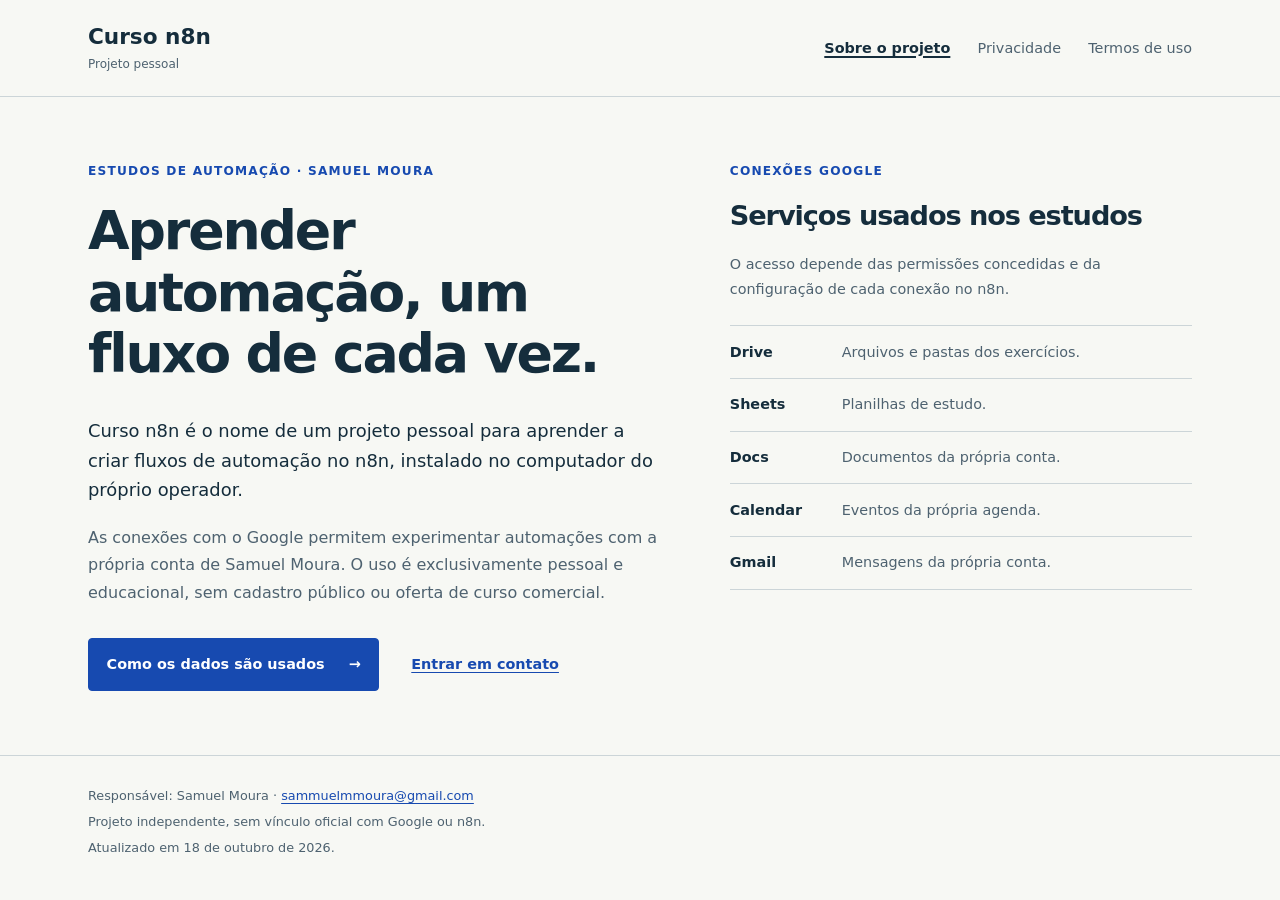
<file: index.html>
<!doctype html>
<html lang="pt-BR">
<head>
  <meta charset="utf-8">
  <meta name="google-site-verification" content="Q3jdmqiGwCCygU6Owesr0vxSkIBhWsNI4O0XMBEIYyA">
  <meta name="viewport" content="width=device-width, initial-scale=1">
  <meta name="description" content="Informações sobre o Curso n8n, um projeto pessoal de Samuel Moura para estudar automações com sua própria conta Google.">
  <meta name="color-scheme" content="light">
  <title>Curso n8n — Projeto pessoal de automação</title>
  <link rel="stylesheet" href="styles.css">
</head>
<body>
  <a class="skip-link" href="#conteudo">Pular para o conteúdo</a>
  <header class="site-header">
    <div class="container header-inner">
      <a class="brand" href="index.html">Curso n8n<span>Projeto pessoal</span></a>
      <nav aria-label="Navegação principal">
        <a href="index.html" aria-current="page">Sobre o projeto</a>
        <a href="privacidade.html">Privacidade</a>
        <a href="termos.html">Termos de uso</a>
      </nav>
    </div>
  </header>
  <main id="conteudo" class="container home">
    <section class="intro" aria-labelledby="titulo">
      <p class="eyebrow">Estudos de automação · Samuel Moura</p>
      <h1 id="titulo">Aprender automação, um fluxo de cada vez.</h1>
      <p class="lead">Curso n8n é o nome de um projeto pessoal para aprender a criar fluxos de automação no n8n, instalado no computador do próprio operador.</p>
      
      <p>As conexões com o Google permitem experimentar automações com a própria conta de Samuel Moura. O uso é exclusivamente pessoal e educacional, sem cadastro público ou oferta de curso comercial.</p>
      <div class="intro-links">
        <a class="button" href="privacidade.html">Como os dados são usados <span aria-hidden="true">→</span></a>
        <a class="text-link" href="mailto:sammuelmmoura@gmail.com">Entrar em contato</a>
      </div>
    </section>

    <section class="services-section" aria-labelledby="servicos">
      <div class="section-heading">
        <p class="eyebrow">Conexões Google</p>
        <h2 id="servicos">Serviços usados nos estudos</h2>
        <p>O acesso depende das permissões concedidas e da configuração de cada conexão no n8n.</p>
      </div>
      <dl class="services-list">
        <div><dt>Drive</dt><dd>Arquivos e pastas dos exercícios.</dd></div>
        <div><dt>Sheets</dt><dd>Planilhas de estudo.</dd></div>
        <div><dt>Docs</dt><dd>Documentos da própria conta.</dd></div>
        <div><dt>Calendar</dt><dd>Eventos da própria agenda.</dd></div>
        <div><dt>Gmail</dt><dd>Mensagens da própria conta.</dd></div>
      </dl>
    </section>

  </main>
  <footer class="site-footer">
    <div class="container footer-inner">
      <p>Responsável: Samuel Moura · <a href="mailto:sammuelmmoura@gmail.com">sammuelmmoura@gmail.com</a></p>
      <p>Projeto independente, sem vínculo oficial com Google ou n8n.</p>
      <p>Atualizado em <time datetime="2026-10-18">18 de outubro de 2026</time>.</p>
    </div>
  </footer>
</body>
</html>
</file>
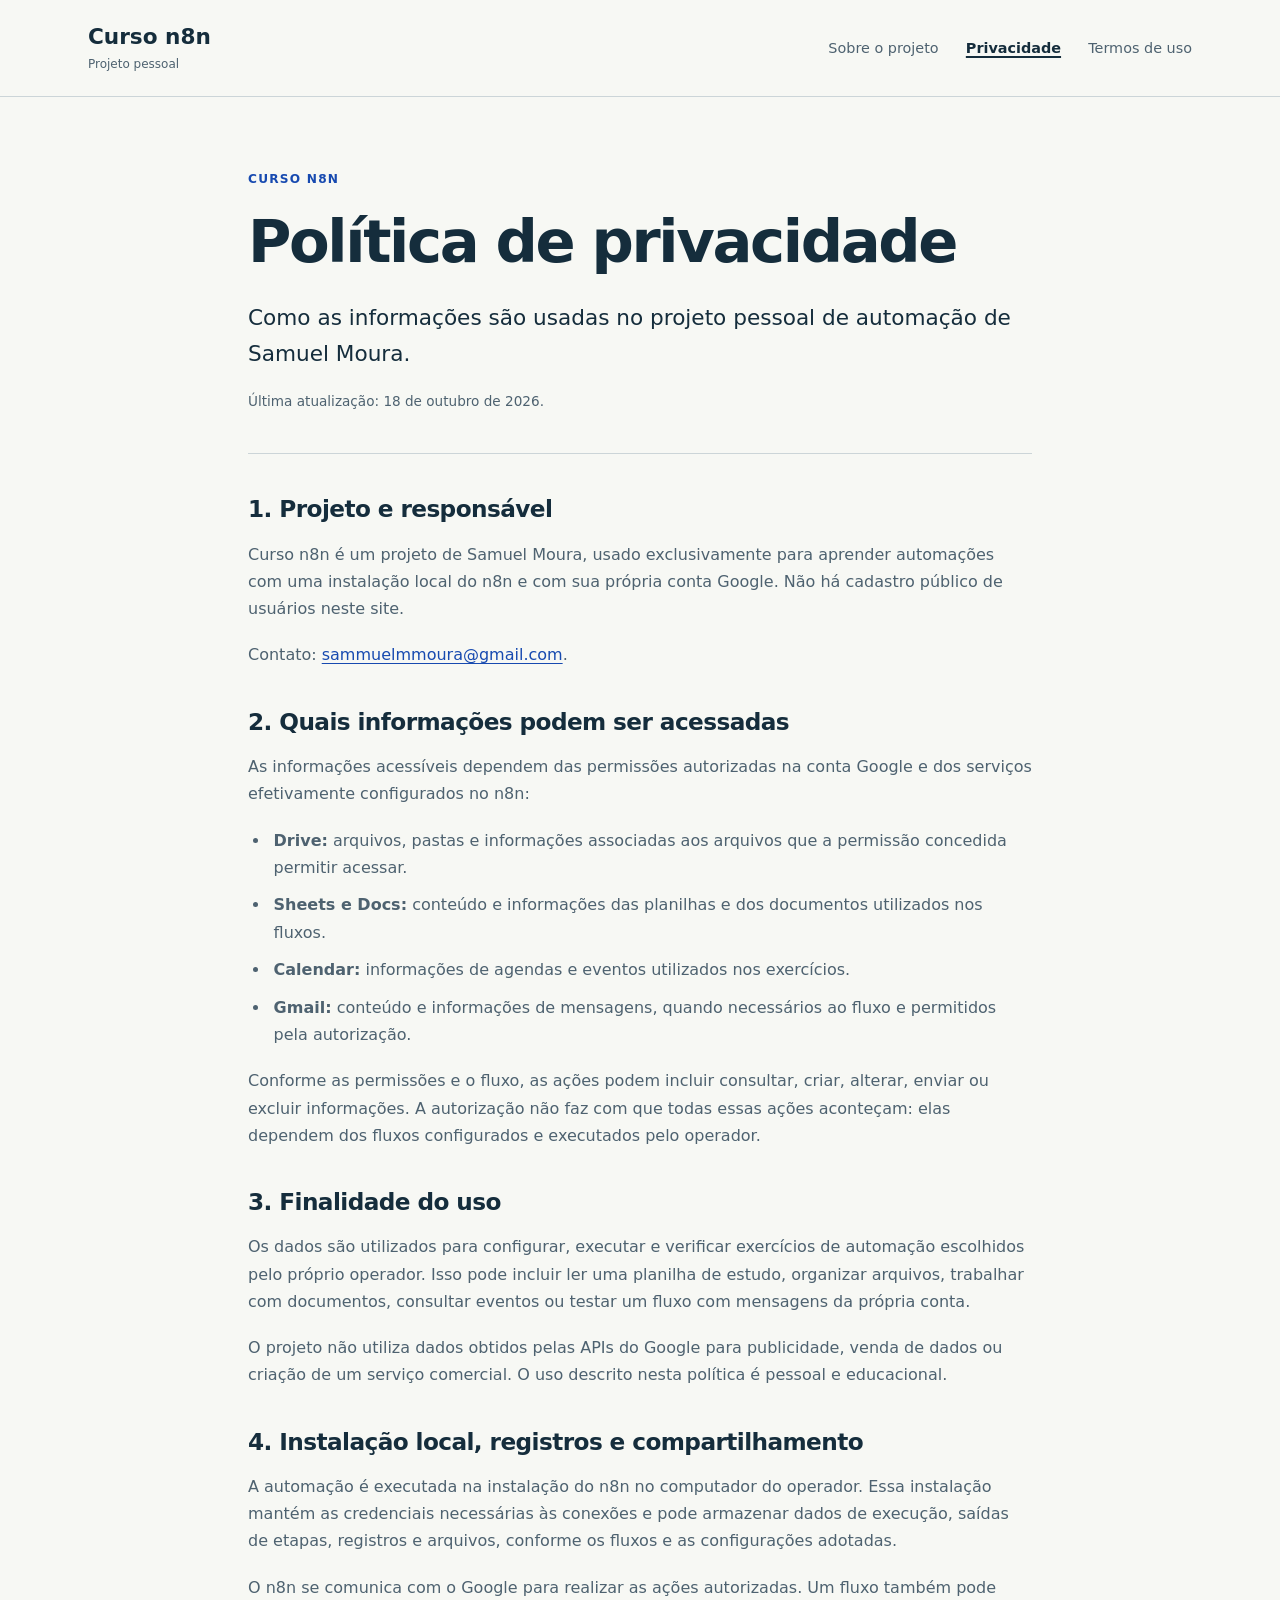
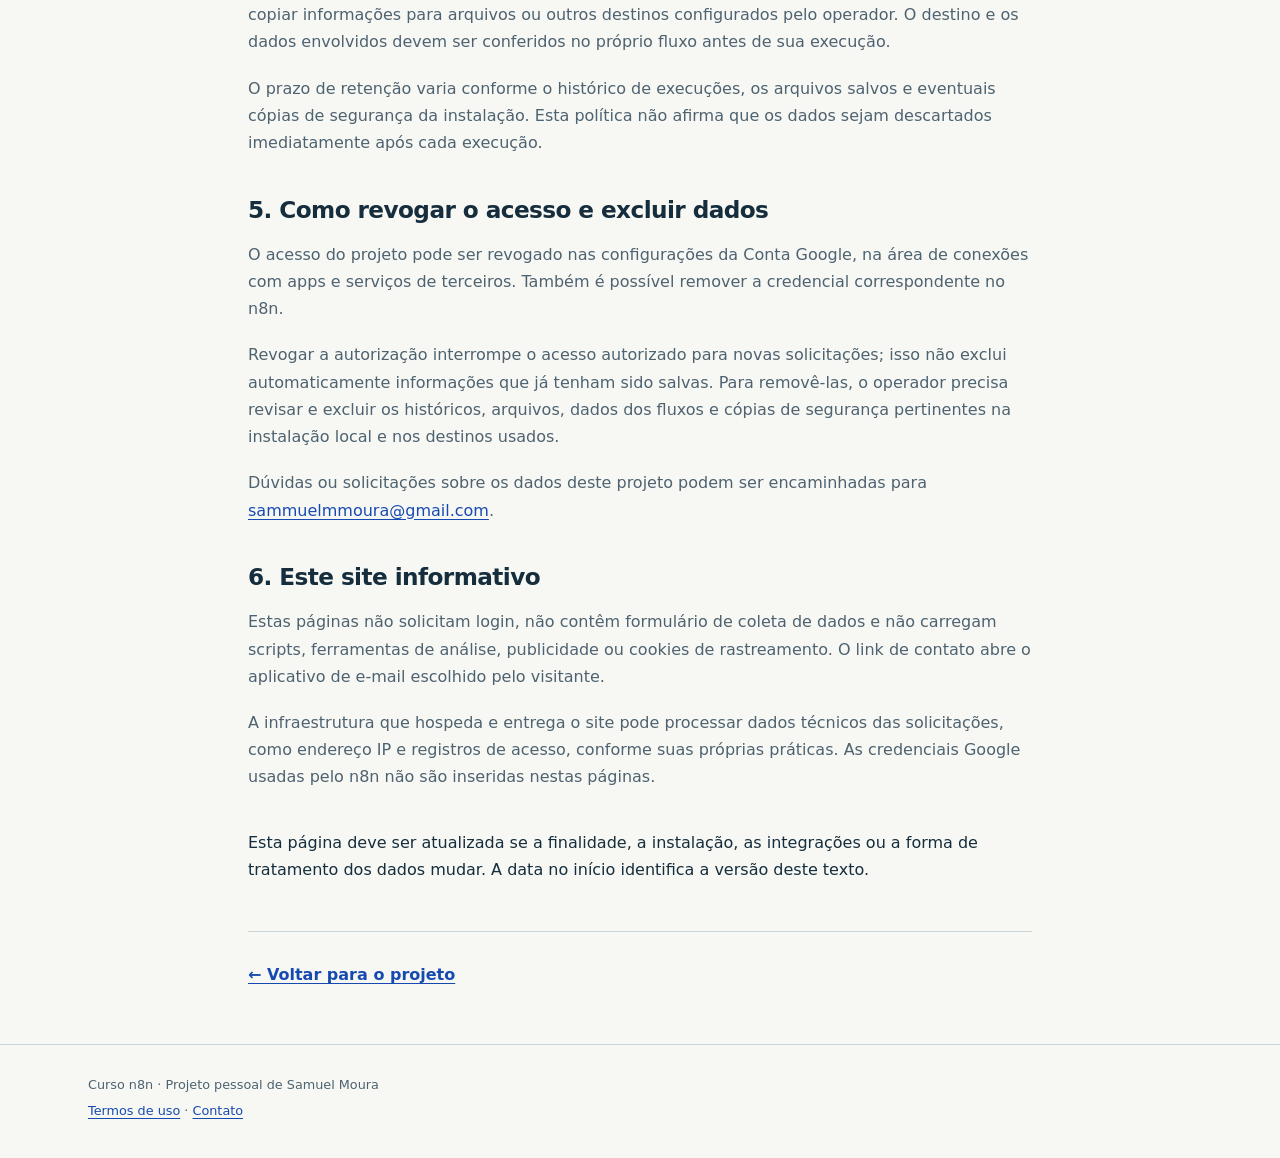
<file: privacidade.html>
<!doctype html>
<html lang="pt-BR">
<head>
  <meta charset="utf-8">
  <meta name="viewport" content="width=device-width, initial-scale=1">
  <meta name="description" content="Como o projeto pessoal Curso n8n utiliza informações da própria conta Google em uma instalação local do n8n.">
  <meta name="color-scheme" content="light">
  <title>Política de privacidade — Curso n8n</title>
  <link rel="stylesheet" href="styles.css">
</head>
<body>
  <a class="skip-link" href="#conteudo">Pular para o conteúdo</a>
  <header class="site-header">
    <div class="container header-inner">
      <a class="brand" href="index.html">Curso n8n<span>Projeto pessoal</span></a>
      <nav aria-label="Navegação principal">
        <a href="index.html">Sobre o projeto</a>
        <a href="privacidade.html" aria-current="page">Privacidade</a>
        <a href="termos.html">Termos de uso</a>
      </nav>
    </div>
  </header>
  <main id="conteudo" class="container document">
    <header class="document-header">
      <p class="eyebrow">Curso n8n</p>
      <h1>Política de privacidade</h1>
      <p class="lead">Como as informações são usadas no projeto pessoal de automação de Samuel Moura.</p>
      <p class="updated">Última atualização: <time datetime="2026-10-18">18 de outubro de 2026</time>.</p>
    </header>

    <section aria-labelledby="responsavel">
      <h2 id="responsavel">1. Projeto e responsável</h2>
      
      <p>Curso n8n é um projeto de Samuel Moura, usado exclusivamente para aprender automações com uma instalação local do n8n e com sua própria conta Google. Não há cadastro público de usuários neste site.</p>
      <p>Contato: <a href="mailto:sammuelmmoura@gmail.com">sammuelmmoura@gmail.com</a>.</p>
    </section>

    <section aria-labelledby="acesso">
      <h2 id="acesso">2. Quais informações podem ser acessadas</h2>
      <p>As informações acessíveis dependem das permissões autorizadas na conta Google e dos serviços efetivamente configurados no n8n:</p>
      <ul>
        <li><strong>Drive:</strong> arquivos, pastas e informações associadas aos arquivos que a permissão concedida permitir acessar.</li>
        <li><strong>Sheets e Docs:</strong> conteúdo e informações das planilhas e dos documentos utilizados nos fluxos.</li>
        <li><strong>Calendar:</strong> informações de agendas e eventos utilizados nos exercícios.</li>
        <li><strong>Gmail:</strong> conteúdo e informações de mensagens, quando necessários ao fluxo e permitidos pela autorização.</li>
      </ul>
      <p>Conforme as permissões e o fluxo, as ações podem incluir consultar, criar, alterar, enviar ou excluir informações. A autorização não faz com que todas essas ações aconteçam: elas dependem dos fluxos configurados e executados pelo operador.</p>
    </section>

    <section aria-labelledby="uso">
      <h2 id="uso">3. Finalidade do uso</h2>
      
      <p>Os dados são utilizados para configurar, executar e verificar exercícios de automação escolhidos pelo próprio operador. Isso pode incluir ler uma planilha de estudo, organizar arquivos, trabalhar com documentos, consultar eventos ou testar um fluxo com mensagens da própria conta.</p>
      <p>O projeto não utiliza dados obtidos pelas APIs do Google para publicidade, venda de dados ou criação de um serviço comercial. O uso descrito nesta política é pessoal e educacional.</p>
    </section>

    <section aria-labelledby="armazenamento">
      <h2 id="armazenamento">4. Instalação local, registros e compartilhamento</h2>
      <p>A automação é executada na instalação do n8n no computador do operador. Essa instalação mantém as credenciais necessárias às conexões e pode armazenar dados de execução, saídas de etapas, registros e arquivos, conforme os fluxos e as configurações adotadas.</p>
      <p>O n8n se comunica com o Google para realizar as ações autorizadas. Um fluxo também pode copiar informações para arquivos ou outros destinos configurados pelo operador. O destino e os dados envolvidos devem ser conferidos no próprio fluxo antes de sua execução.</p>
      <p>O prazo de retenção varia conforme o histórico de execuções, os arquivos salvos e eventuais cópias de segurança da instalação. Esta política não afirma que os dados sejam descartados imediatamente após cada execução.</p>
    </section>

    <section aria-labelledby="controle">
      <h2 id="controle">5. Como revogar o acesso e excluir dados</h2>
      <p>O acesso do projeto pode ser revogado nas configurações da Conta Google, na área de conexões com apps e serviços de terceiros. Também é possível remover a credencial correspondente no n8n.</p>
      <p>Revogar a autorização interrompe o acesso autorizado para novas solicitações; isso não exclui automaticamente informações que já tenham sido salvas. Para removê-las, o operador precisa revisar e excluir os históricos, arquivos, dados dos fluxos e cópias de segurança pertinentes na instalação local e nos destinos usados.</p>
      <p>Dúvidas ou solicitações sobre os dados deste projeto podem ser encaminhadas para <a href="mailto:sammuelmmoura@gmail.com">sammuelmmoura@gmail.com</a>.</p>
    </section>

    <section aria-labelledby="site">
      <h2 id="site">6. Este site informativo</h2>
      <p>Estas páginas não solicitam login, não contêm formulário de coleta de dados e não carregam scripts, ferramentas de análise, publicidade ou cookies de rastreamento. O link de contato abre o aplicativo de e-mail escolhido pelo visitante.</p>
      <p>A infraestrutura que hospeda e entrega o site pode processar dados técnicos das solicitações, como endereço IP e registros de acesso, conforme suas próprias práticas. As credenciais Google usadas pelo n8n não são inseridas nestas páginas.</p>
    </section>

      <p>Esta página deve ser atualizada se a finalidade, a instalação, as integrações ou a forma de tratamento dos dados mudar. A data no início identifica a versão deste texto.</p>
    <p class="document-back"><a href="index.html">← Voltar para o projeto</a></p>
  </main>
  <footer class="site-footer">
    <div class="container footer-inner">
      <p>Curso n8n · Projeto pessoal de Samuel Moura</p>
      <p><a href="termos.html">Termos de uso</a> · <a href="mailto:sammuelmmoura@gmail.com">Contato</a></p>
    </div>
  </footer>
</body>
</html>
</file>
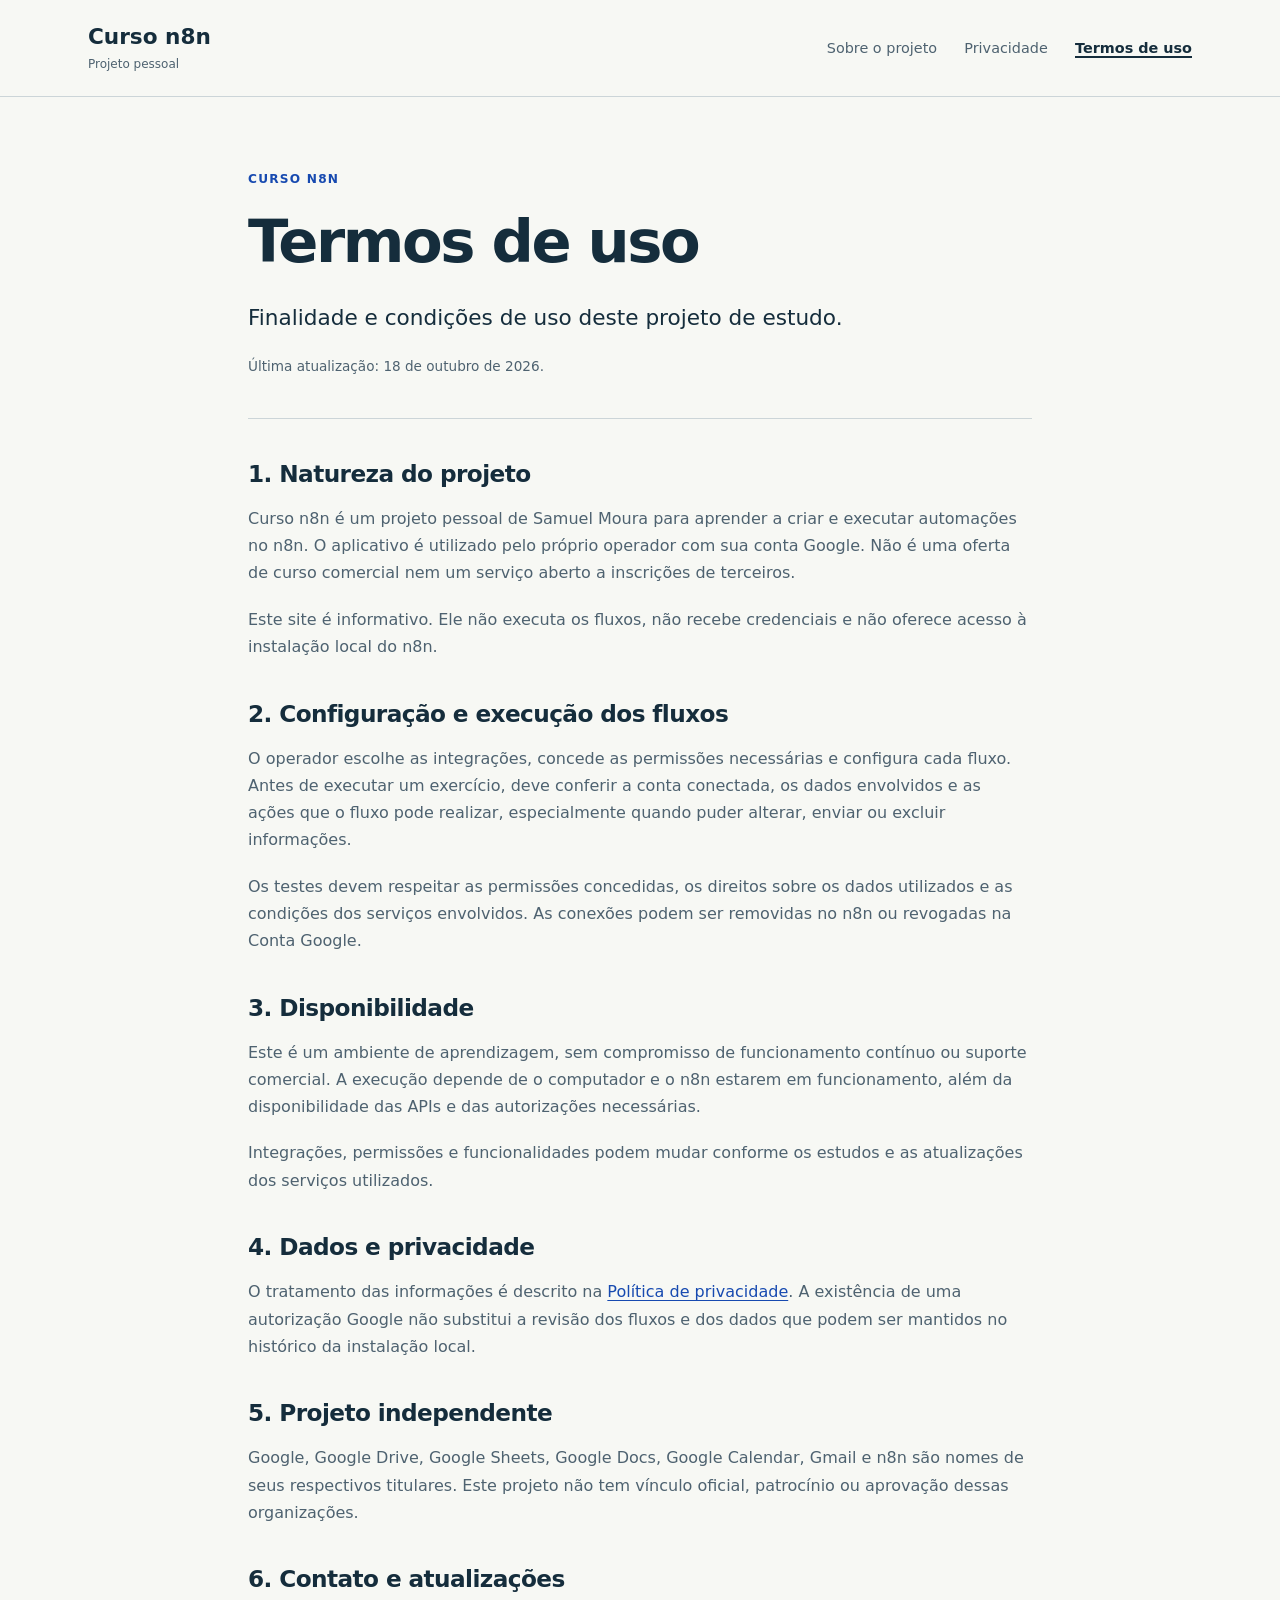
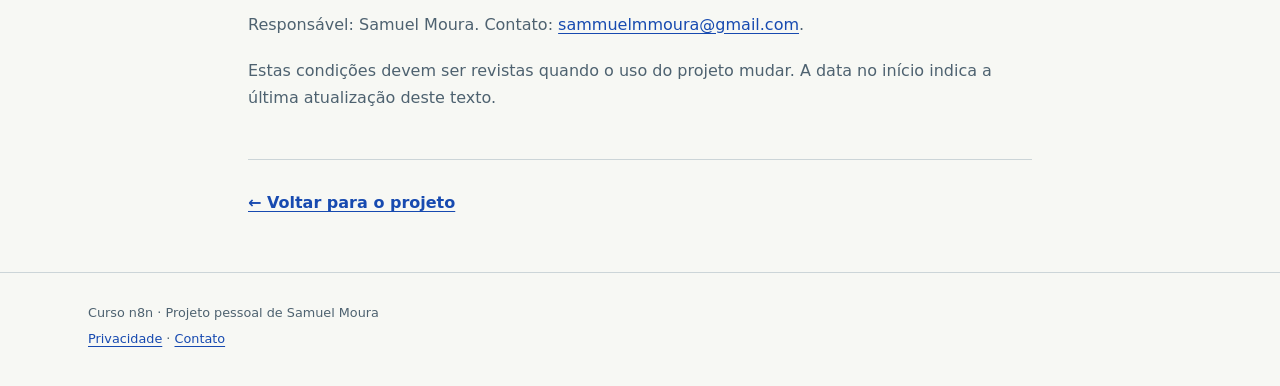
<file: termos.html>
<!doctype html>
<html lang="pt-BR">
<head>
  <meta charset="utf-8">
  <meta name="viewport" content="width=device-width, initial-scale=1">
  <meta name="description" content="Condições de uso do Curso n8n, um projeto pessoal de estudo de automações.">
  <meta name="color-scheme" content="light">
  <title>Termos de uso — Curso n8n</title>
  <link rel="stylesheet" href="styles.css">
</head>
<body>
  <a class="skip-link" href="#conteudo">Pular para o conteúdo</a>
  <header class="site-header">
    <div class="container header-inner">
      <a class="brand" href="index.html">Curso n8n<span>Projeto pessoal</span></a>
      <nav aria-label="Navegação principal">
        <a href="index.html">Sobre o projeto</a>
        <a href="privacidade.html">Privacidade</a>
        <a href="termos.html" aria-current="page">Termos de uso</a>
      </nav>
    </div>
  </header>
  <main id="conteudo" class="container document">
    <header class="document-header">
      <p class="eyebrow">Curso n8n</p>
      <h1>Termos de uso</h1>
      <p class="lead">Finalidade e condições de uso deste projeto de estudo.</p>
      <p class="updated">Última atualização: <time datetime="2026-10-18">18 de outubro de 2026</time>.</p>
    </header>

    <section aria-labelledby="natureza">
      <h2 id="natureza">1. Natureza do projeto</h2>
      
      <p>Curso n8n é um projeto pessoal de Samuel Moura para aprender a criar e executar automações no n8n. O aplicativo é utilizado pelo próprio operador com sua conta Google. Não é uma oferta de curso comercial nem um serviço aberto a inscrições de terceiros.</p>
      <p>Este site é informativo. Ele não executa os fluxos, não recebe credenciais e não oferece acesso à instalação local do n8n.</p>
    </section>

    <section aria-labelledby="operacao">
      <h2 id="operacao">2. Configuração e execução dos fluxos</h2>
      <p>O operador escolhe as integrações, concede as permissões necessárias e configura cada fluxo. Antes de executar um exercício, deve conferir a conta conectada, os dados envolvidos e as ações que o fluxo pode realizar, especialmente quando puder alterar, enviar ou excluir informações.</p>
      <p>Os testes devem respeitar as permissões concedidas, os direitos sobre os dados utilizados e as condições dos serviços envolvidos. As conexões podem ser removidas no n8n ou revogadas na Conta Google.</p>
    </section>

    <section aria-labelledby="disponibilidade">
      <h2 id="disponibilidade">3. Disponibilidade</h2>
      <p>Este é um ambiente de aprendizagem, sem compromisso de funcionamento contínuo ou suporte comercial. A execução depende de o computador e o n8n estarem em funcionamento, além da disponibilidade das APIs e das autorizações necessárias.</p>
      <p>Integrações, permissões e funcionalidades podem mudar conforme os estudos e as atualizações dos serviços utilizados.</p>
    </section>

    <section aria-labelledby="dados">
      <h2 id="dados">4. Dados e privacidade</h2>
      <p>O tratamento das informações é descrito na <a href="privacidade.html">Política de privacidade</a>. A existência de uma autorização Google não substitui a revisão dos fluxos e dos dados que podem ser mantidos no histórico da instalação local.</p>
    </section>

    <section aria-labelledby="independencia">
      <h2 id="independencia">5. Projeto independente</h2>
      <p>Google, Google Drive, Google Sheets, Google Docs, Google Calendar, Gmail e n8n são nomes de seus respectivos titulares. Este projeto não tem vínculo oficial, patrocínio ou aprovação dessas organizações.</p>
    </section>

    <section aria-labelledby="contato">
      <h2 id="contato">6. Contato e atualizações</h2>
      <p>Responsável: Samuel Moura. Contato: <a href="mailto:sammuelmmoura@gmail.com">sammuelmmoura@gmail.com</a>.</p>
      <p>Estas condições devem ser revistas quando o uso do projeto mudar. A data no início indica a última atualização deste texto.</p>
    </section>
    <p class="document-back"><a href="index.html">← Voltar para o projeto</a></p>
  </main>
  <footer class="site-footer">
    <div class="container footer-inner">
      <p>Curso n8n · Projeto pessoal de Samuel Moura</p>
      <p><a href="privacidade.html">Privacidade</a> · <a href="mailto:sammuelmmoura@gmail.com">Contato</a></p>
    </div>
  </footer>
</body>
</html>
</file>
<file: styles.css>
:root {
  color-scheme: light;
  --background: #f7f8f4;
  --surface: #ffffff;
  --ink: #152d3c;
  --muted: #4e6270;
  --blue: #174ab0;
  --blue-dark: #12387e;
  --line: #ccd5d8;
  --tint: #e9eff8;
}

* { box-sizing: border-box; }
html { scroll-behavior: auto; }
body {
  margin: 0;
  background: var(--background);
  color: var(--ink);
  font-family: system-ui, -apple-system, "Segoe UI", sans-serif;
  font-size: 1rem;
  line-height: 1.7;
  -webkit-font-smoothing: antialiased;
}
a { color: var(--blue); text-underline-offset: 0.2em; }
a:hover { color: var(--blue-dark); }
a:focus-visible {
  outline: 3px solid var(--blue);
  outline-offset: 5px;
  border-radius: 2px;
}
p { margin: 0 0 1.2rem; }
p:last-child { margin-bottom: 0; }
strong { font-weight: 650; }
.container { width: min(100% - 3rem, 69rem); margin-inline: auto; }
.skip-link {
  position: absolute;
  inset: -10rem auto auto 1rem;
  z-index: 10;
  background: var(--ink);
  color: white;
  padding: 0.75rem 1rem;
}
.skip-link:focus { top: 1rem; color: white; }
.site-header { border-bottom: 1px solid var(--line); }
.header-inner {
  display: flex;
  align-items: center;
  justify-content: space-between;
  gap: 2rem;
  padding-block: 1.5rem;
}
.brand { color: var(--ink); text-decoration: none; font-size: 1.35rem; font-weight: 730; line-height: 1.25; }
.brand span { display: block; margin-top: 0.35rem; color: var(--muted); font-size: 0.75rem; font-weight: 500; }
nav { display: flex; flex-wrap: wrap; gap: 0.6rem 1.7rem; }
nav a { color: var(--muted); text-decoration: none; font-size: 0.9rem; }
nav a[aria-current="page"] { color: var(--ink); font-weight: 650; text-decoration: underline; text-decoration-thickness: 2px; }
.intro { max-width: 53rem; padding-block: 6rem 5.5rem; }
.eyebrow { margin: 0 0 1.2rem; color: var(--blue); font-size: 0.76rem; font-weight: 700; letter-spacing: 0.1em; text-transform: uppercase; }
h1, h2 { font-weight: 650; letter-spacing: -0.04em; line-height: 1.14; margin: 0; text-wrap: balance; }
h1 { font-size: clamp(2.6rem, 5.4vw, 4.7rem); }
h2 { font-size: clamp(1.8rem, 3vw, 2.6rem); }
.intro h1 { max-width: 15ch; margin-bottom: 2rem; }
.lead { font-size: clamp(1.12rem, 1.8vw, 1.35rem); color: var(--ink); line-height: 1.65; }
.intro > p:not(.eyebrow) { max-width: 45rem; }
.intro > p:not(.eyebrow):not(.lead) { color: var(--muted); }
.intro-links { display: flex; align-items: center; flex-wrap: wrap; gap: 1.2rem 2rem; margin-top: 2rem; }
.button { display: inline-flex; align-items: center; gap: 1.5rem; padding: 0.85rem 1.1rem; border: 1px solid var(--blue); background: var(--blue); color: white; border-radius: 0.25rem; text-decoration: none; font-size: 0.9rem; font-weight: 600; }
.button:hover { background: var(--blue-dark); color: white; }
.text-link { font-size: 0.9rem; font-weight: 600; }
.section-grid { display: grid; grid-template-columns: 1fr 1.4fr; gap: 3rem; padding-block: 3.5rem; border-top: 1px solid var(--line); }
.section-grid h2 { max-width: 13ch; }
.section-copy { padding-top: 0.25rem; color: var(--muted); }
.services-section { padding-block: 3.5rem 4.5rem; border-top: 1px solid var(--line); }
.section-heading { max-width: 42rem; }
.section-heading h2 { margin-bottom: 1.3rem; }
.section-heading > p:last-child { color: var(--muted); }
.services-list { margin: 2.2rem 0 0; border-top: 1px solid var(--line); }
.services-list > div { display: grid; grid-template-columns: 13rem 1fr; gap: 2rem; padding-block: 1.2rem; border-bottom: 1px solid var(--line); }
.services-list dt { font-weight: 650; }
.services-list dd { margin: 0; color: var(--muted); }
.contact-panel { display: flex; align-items: center; justify-content: space-between; gap: 2rem; margin-bottom: 4.5rem; padding: 2rem; border-left: 3px solid var(--blue); background: var(--tint); }
.contact-panel .eyebrow { margin-bottom: 0.8rem; }
.contact-panel h2 { font-size: 1.7rem; margin-bottom: 0.7rem; }
.contact-panel p:last-child { font-size: 0.95rem; color: var(--muted); }
.contact-email { font-size: 1rem; font-weight: 600; overflow-wrap: anywhere; }
.site-footer { border-top: 1px solid var(--line); }
.footer-inner { padding-block: 1.8rem 2rem; color: var(--muted); font-size: 0.8rem; }
.footer-inner p { margin-bottom: 0.25rem; }
.home { display: grid; grid-template-columns: 1.25fr 1fr; gap: 4rem; align-items: start; padding-block: 4rem; }
.home .intro { padding: 0; }
.home .intro h1 { font-size: clamp(2.6rem, 4.2vw, 3.7rem); }
.home .lead { font-size: 1.12rem; }
.home .services-section { padding: 0; border-top: 0; }
.home .services-section h2 { font-size: 1.7rem; }
.home .section-heading > p:last-child { font-size: 0.9rem; }
.home .services-list { margin-top: 1.5rem; }
.home .services-list > div { grid-template-columns: 6rem 1fr; gap: 1rem; padding-block: 0.85rem; font-size: 0.9rem; }
.document { max-width: 49rem; padding-block: 4.5rem 3.5rem; }
.document-header { padding-bottom: 2.5rem; border-bottom: 1px solid var(--line); margin-bottom: 2.5rem; }
.document h1 { font-size: clamp(2.4rem, 5vw, 3.7rem); margin-bottom: 1.5rem; }
.updated { font-size: 0.85rem; color: var(--muted); }
.document section { margin-block: 2.4rem; }
.document h2 { font-size: 1.45rem; letter-spacing: -0.025em; margin-bottom: 1rem; line-height: 1.3; }
.document section p, .document li { color: var(--muted); }
.document ul { margin: 1rem 0 1.2rem; padding-left: 1.4rem; }
.document li { margin-bottom: 0.65rem; padding-left: 0.2rem; }
.document-back { margin-top: 3rem; padding-top: 1.8rem; border-top: 1px solid var(--line); font-weight: 600; }

@media (max-width: 48rem) {
  .home { grid-template-columns: 1fr; gap: 3rem; padding-block: 3rem; }
  .header-inner { align-items: flex-start; }
  nav { gap: 0.4rem 1rem; justify-content: flex-end; max-width: 18rem; }
  .intro { padding-block: 4rem; }
  .section-grid { grid-template-columns: 1fr; gap: 1.8rem; }
  .section-grid h2 { max-width: 22ch; }
  .contact-panel { display: block; }
  .contact-email { display: inline-block; margin-top: 1.3rem; }
}

@media (max-width: 32rem) {
  .container { width: min(100% - 2rem, 69rem); }
  .header-inner { display: block; padding-block: 1.2rem; }
  nav { max-width: none; justify-content: flex-start; margin-top: 1.3rem; gap: 0.6rem 1.1rem; }
  nav a { font-size: 0.85rem; }
  .intro { padding-block: 3rem; }
  .intro h1 { font-size: 2.65rem; }
  .intro-links { align-items: flex-start; flex-direction: column; gap: 1.3rem; }
  .section-grid, .services-section { padding-block: 2.7rem; }
  .services-list > div { grid-template-columns: 1fr; gap: 0.25rem; }
  .contact-panel { margin-bottom: 3rem; padding: 1.5rem; }
  .document { padding-block: 3rem; }
  .document h1 { font-size: 2.5rem; }
  .document-header { padding-bottom: 2rem; }
}
</file>
